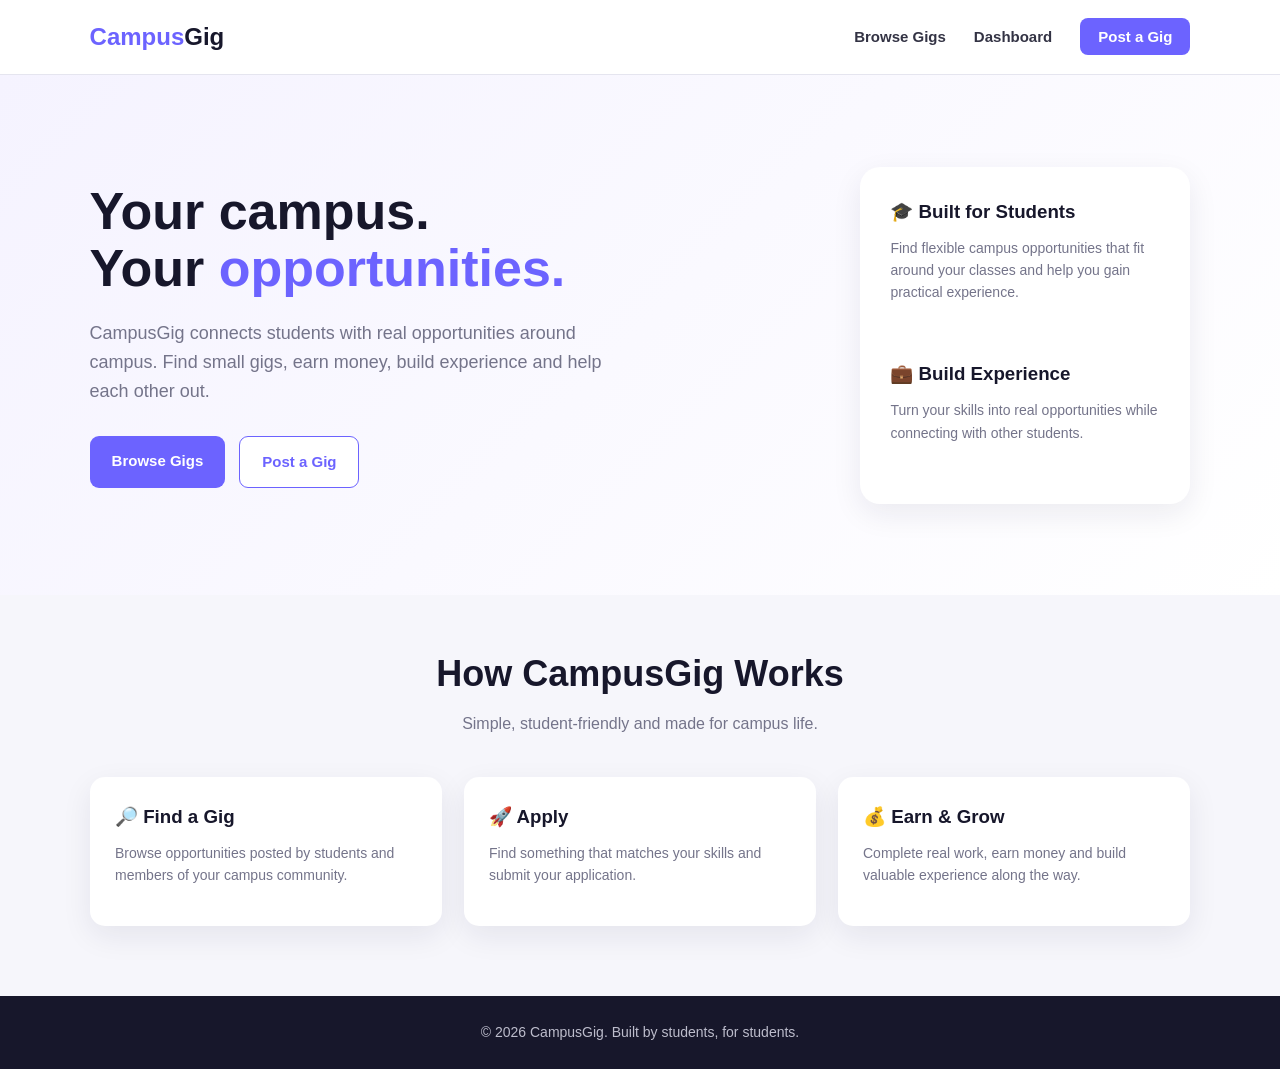
<file: src/main/webapp/index.html>
<!DOCTYPE html>
<html lang="en">
<head>
    <meta charset="UTF-8">
    <meta name="viewport" content="width=device-width, initial-scale=1.0">

    <title>CampusGig - Find. Work. Grow.</title>

    <link rel="stylesheet" href="css/style.css">
</head>

<body>

    <!-- Navigation -->
    <nav class="navbar">

        <a href="index.html" class="logo">
            Campus<span>Gig</span>
        </a>

        <ul class="nav-links">
            <li>
                <a href="browse-gigs.html">Browse Gigs</a>
            </li>

            <li>
                <a href="dashboard.html">Dashboard</a>
            </li>

            <li>
                <a href="post-gig.html" class="nav-button">
                    Post a Gig
                </a>
            </li>
        </ul>

    </nav>


    <!-- Hero -->
    <main>

        <section class="hero">

            <div class="hero-content">

                <h1>
                    Your campus.
                    <br>
                    Your <span>opportunities.</span>
                </h1>

                <p>
                    CampusGig connects students with real opportunities
                    around campus. Find small gigs, earn money, build
                    experience and help each other out.
                </p>

                <div class="hero-buttons">

                    <a href="browse-gigs.html" class="btn btn-primary">
                        Browse Gigs
                    </a>

                    <a href="post-gig.html" class="btn btn-secondary">
                        Post a Gig
                    </a>

                </div>

            </div>


            <div class="hero-card">

                <h3>🎓 Built for Students</h3>

                <p>
                    Find flexible campus opportunities that fit around
                    your classes and help you gain practical experience.
                </p>

                <br>

                <h3>💼 Build Experience</h3>

                <p>
                    Turn your skills into real opportunities while
                    connecting with other students.
                </p>

            </div>

        </section>


        <!-- How it works -->

        <section class="container">

            <div class="page-title">

                <h1>How CampusGig Works</h1>

                <p>
                    Simple, student-friendly and made for campus life.
                </p>

            </div>


            <div class="gig-grid">

                <div class="gig-card">

                    <h3>🔎 Find a Gig</h3>

                    <p>
                        Browse opportunities posted by students and
                        members of your campus community.
                    </p>

                </div>


                <div class="gig-card">

                    <h3>🚀 Apply</h3>

                    <p>
                        Find something that matches your skills and
                        submit your application.
                    </p>

                </div>


                <div class="gig-card">

                    <h3>💰 Earn & Grow</h3>

                    <p>
                        Complete real work, earn money and build
                        valuable experience along the way.
                    </p>

                </div>

            </div>

        </section>

    </main>


    <!-- Footer -->

    <footer class="footer">

        <p>
            © 2026 CampusGig. Built by students, for students.
        </p>

    </footer>

</body>
</html>
</file>
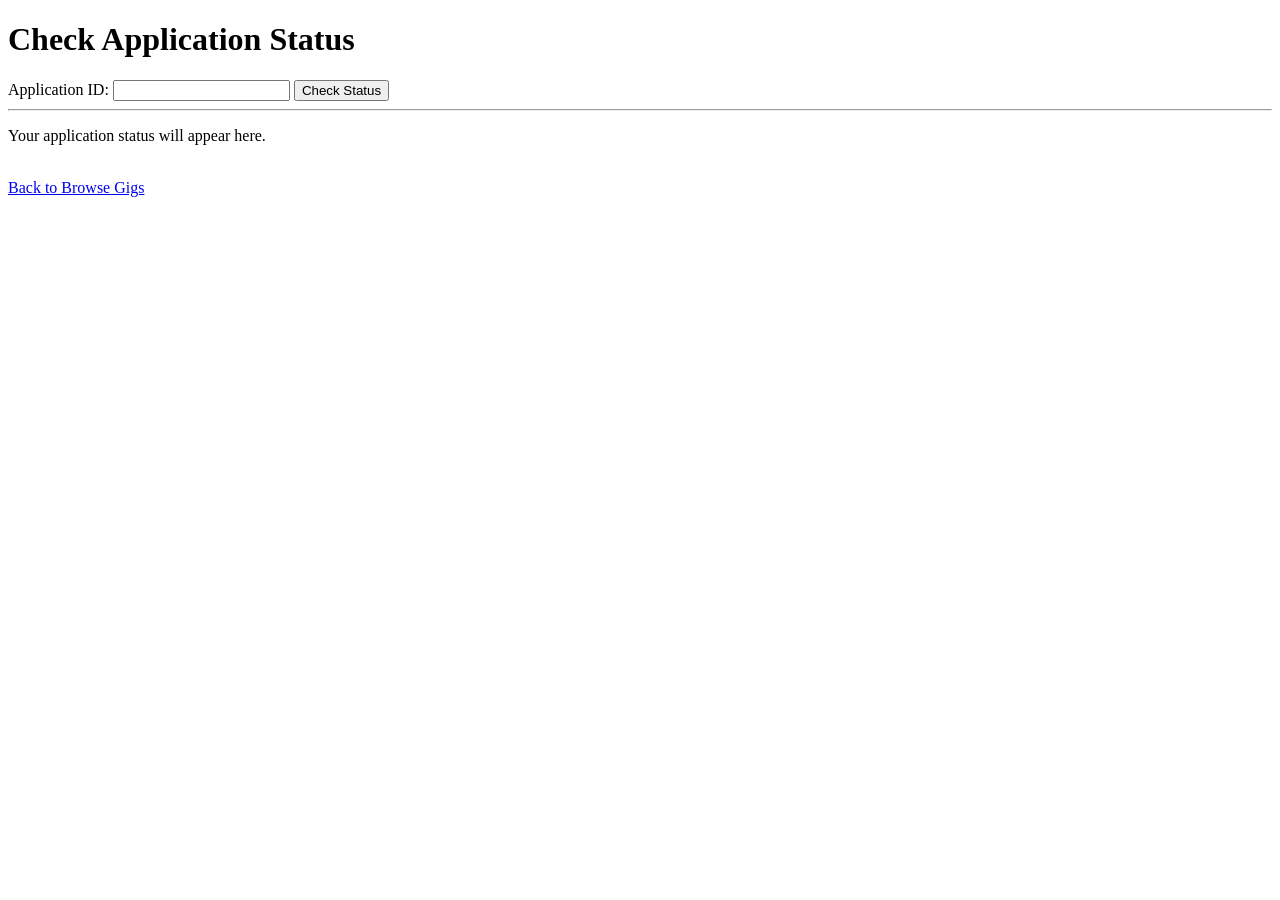
<file: src/main/webapp/application-status.html>
<!DOCTYPE html>
<html lang="en">
<head>
    <meta charset="UTF-8">
    <meta name="viewport" content="width=device-width, initial-scale=1.0">
    <title>Application Status - CampusGig</title>
</head>
<body>

    <h1>Check Application Status</h1>

    <form action="application-status" method="get">

        <label for="applicationId">Application ID:</label>
        <input type="number" id="applicationId" name="applicationId" min="1" required>

        <button type="submit">Check Status</button>

    </form>

    <hr>

    <div id="status-result">
        <p>Your application status will appear here.</p>
    </div>

    <br>

    <a href="browse-gigs.html">Back to Browse Gigs</a>

</body>
</html>
</file>
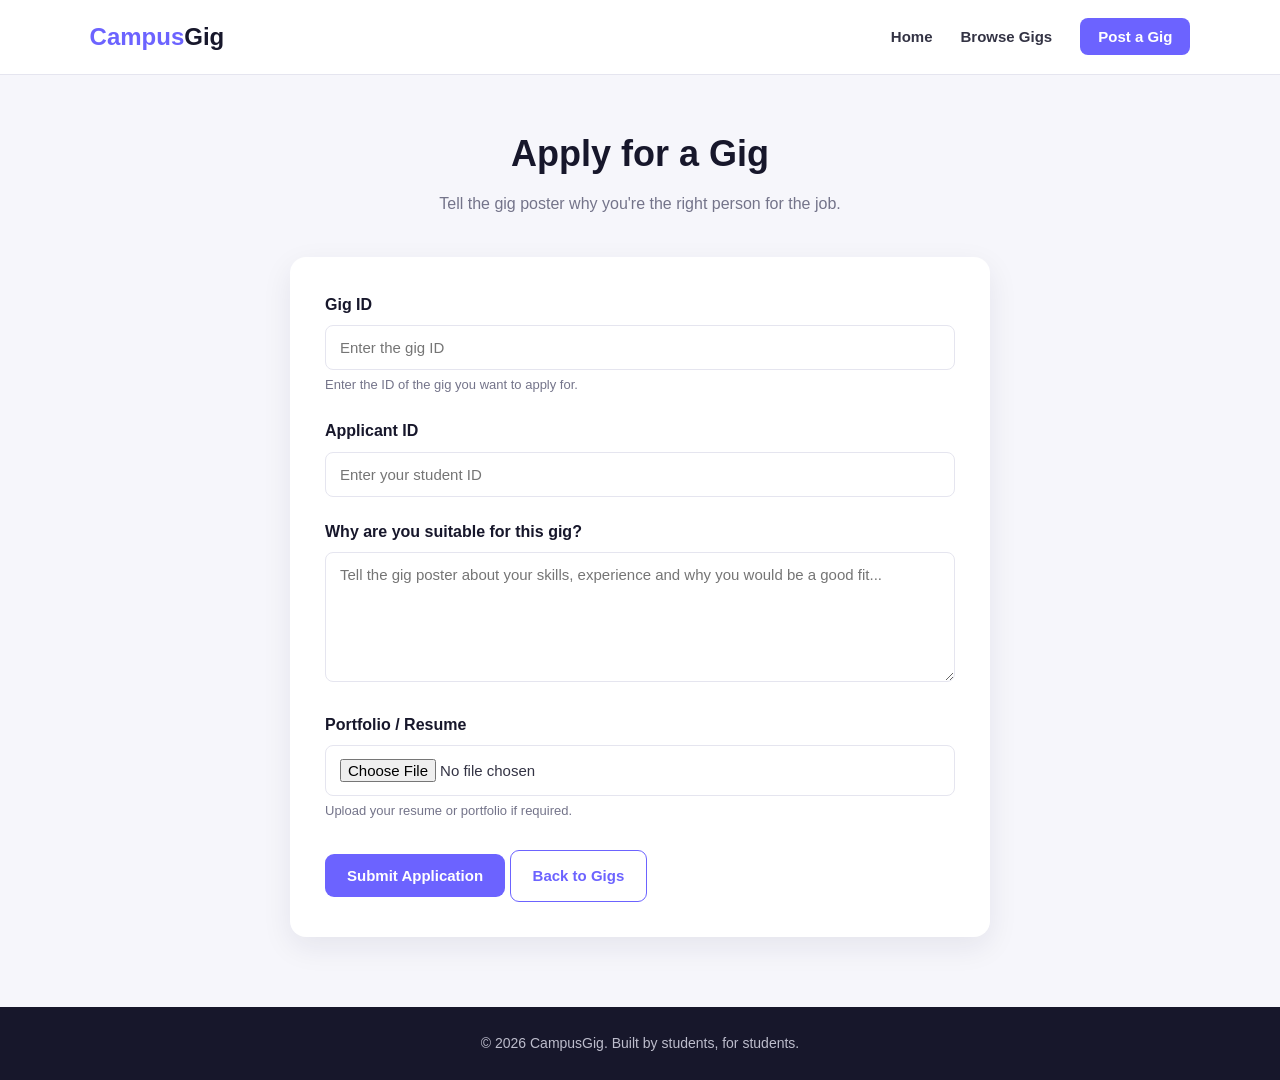
<file: src/main/webapp/apply-gig.html>
<!DOCTYPE html>
<html lang="en">
<head>
    <meta charset="UTF-8">
    <meta name="viewport" content="width=device-width, initial-scale=1.0">

    <title>Apply for Gig - CampusGig</title>

    <link rel="stylesheet" href="css/style.css">
</head>

<body>

    <!-- Navigation -->
    <nav class="navbar">

        <a href="index.html" class="logo">
            Campus<span>Gig</span>
        </a>

        <ul class="nav-links">

            <li>
                <a href="index.html">Home</a>
            </li>

            <li>
                <a href="browse-gigs.html">Browse Gigs</a>
            </li>

            <li>
                <a href="post-gig.html" class="nav-button">
                    Post a Gig
                </a>
            </li>

        </ul>

    </nav>


    <!-- Main Content -->
    <main class="container">

        <div class="page-title">

            <h1>Apply for a Gig</h1>

            <p>
                Tell the gig poster why you're the right person for the job.
            </p>

        </div>


        <div class="form-card">

            <!-- IMPORTANT: Backend connection preserved -->
            <form
                action="apply-gig"
                method="post"
                enctype="multipart/form-data"
            >

                <div class="form-group">

                    <label for="gigId">
                        Gig ID
                    </label>

                    <input
                        type="number"
                        id="gigId"
                        name="gigId"
                        min="1"
                        placeholder="Enter the gig ID"
                        required
                    >

                    <p class="form-help">
                        Enter the ID of the gig you want to apply for.
                    </p>

                </div>


                <div class="form-group">

                    <label for="applicantId">
                        Applicant ID
                    </label>

                    <input
                        type="number"
                        id="applicantId"
                        name="applicantId"
                        min="1"
                        placeholder="Enter your student ID"
                        required
                    >

                </div>


                <div class="form-group">

                    <label for="pitchText">
                        Why are you suitable for this gig?
                    </label>

                    <textarea
                        id="pitchText"
                        name="pitchText"
                        rows="6"
                        placeholder="Tell the gig poster about your skills, experience and why you would be a good fit..."
                        required
                    ></textarea>

                </div>


                <div class="form-group">

                    <label for="portfolio">
                        Portfolio / Resume
                    </label>

                    <input
                        type="file"
                        id="portfolio"
                        name="portfolio"
                    >

                    <p class="form-help">
                        Upload your resume or portfolio if required.
                    </p>

                </div>


                <div class="form-actions">

                    <button
                        type="submit"
                        class="btn btn-primary"
                    >
                        Submit Application
                    </button>

                    <a
                        href="browse-gigs.html"
                        class="btn btn-secondary"
                    >
                        Back to Gigs
                    </a>

                </div>

            </form>

        </div>

    </main>


    <!-- Footer -->
    <footer class="footer">

        <p>
            © 2026 CampusGig. Built by students, for students.
        </p>

    </footer>

    <script>
        const urlParams = new URLSearchParams(window.location.search);
        const gigId = urlParams.get('gigId');
        if (gigId) {
            const gigInput = document.getElementById('gigId');
            if (gigInput) {
                gigInput.value = gigId;
            }
        }
    </script>
</body>
</html>
</file>
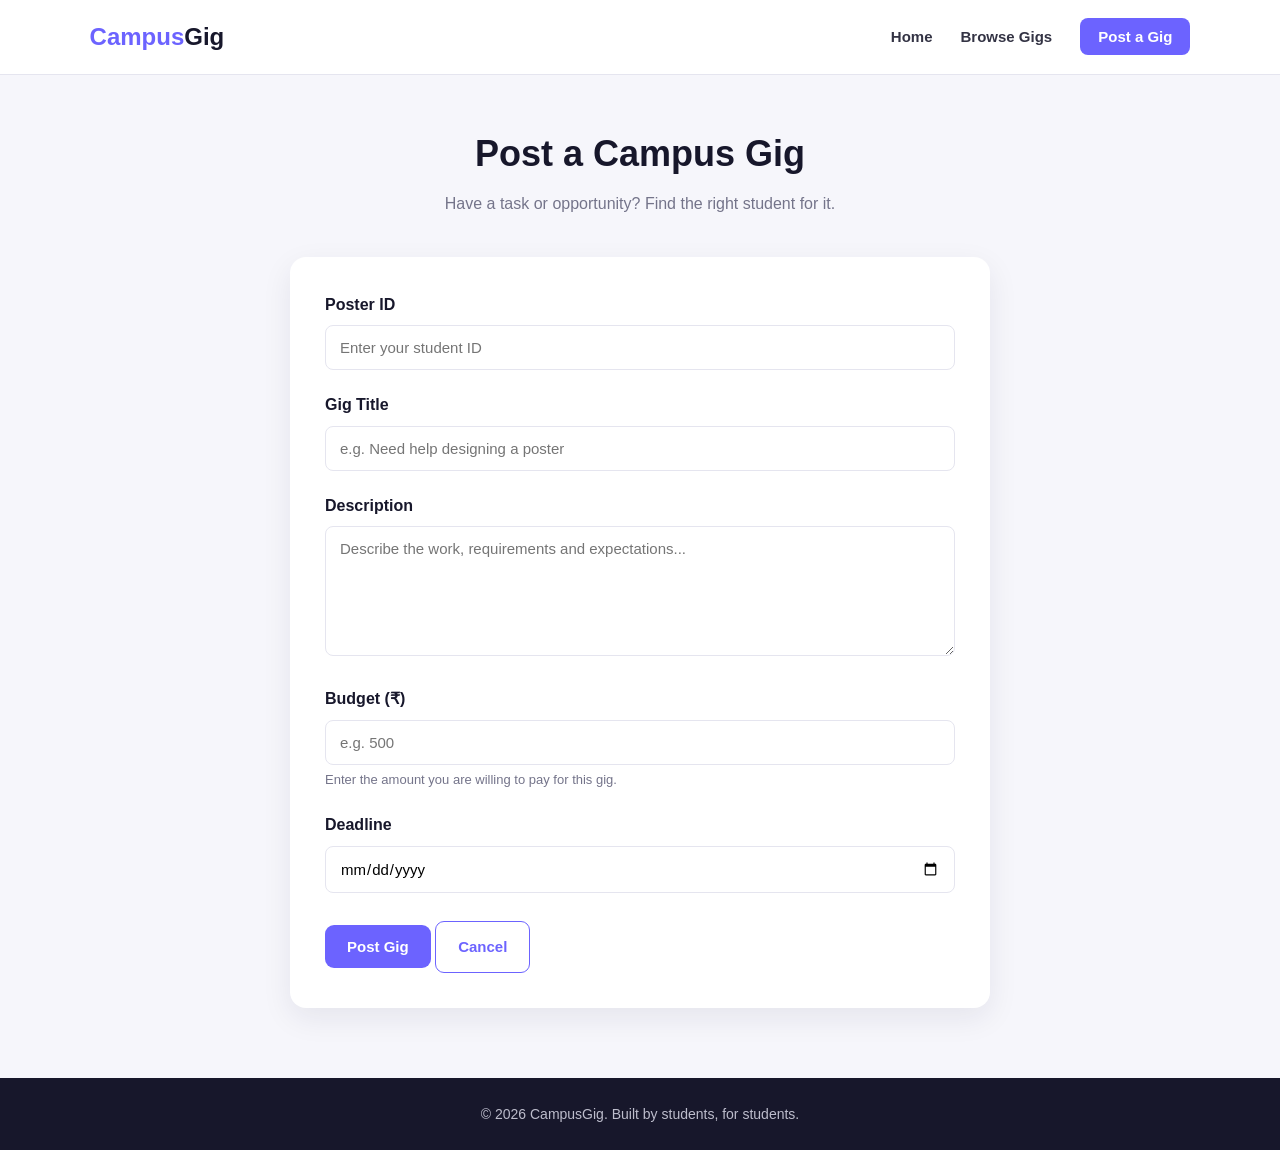
<file: src/main/webapp/post-gig.html>
<!DOCTYPE html>
<html lang="en">
<head>
    <meta charset="UTF-8">
    <meta name="viewport" content="width=device-width, initial-scale=1.0">

    <title>Post a Gig - CampusGig</title>

    <link rel="stylesheet" href="css/style.css">
</head>

<body>

    <!-- Navigation -->
    <nav class="navbar">

        <a href="index.html" class="logo">
            Campus<span>Gig</span>
        </a>

        <ul class="nav-links">
            <li>
                <a href="index.html">Home</a>
            </li>

            <li>
                <a href="browse-gigs.html">Browse Gigs</a>
            </li>

            <li>
                <a href="post-gig.html" class="nav-button">
                    Post a Gig
                </a>
            </li>
        </ul>

    </nav>


    <!-- Main Content -->
    <main class="container">

        <div class="page-title">

            <h1>Post a Campus Gig</h1>

            <p>
                Have a task or opportunity? Find the right student for it.
            </p>

        </div>


        <div class="form-card">

            <!-- IMPORTANT: Backend connection preserved -->
            <form action="post-gig" method="post">

                <div class="form-group">

                    <label for="posterId">
                        Poster ID
                    </label>

                    <input
                        type="number"
                        id="posterId"
                        name="posterId"
                        placeholder="Enter your student ID"
                        required
                    >

                </div>


                <div class="form-group">

                    <label for="title">
                        Gig Title
                    </label>

                    <input
                        type="text"
                        id="title"
                        name="title"
                        placeholder="e.g. Need help designing a poster"
                        required
                    >

                </div>


                <div class="form-group">

                    <label for="description">
                        Description
                    </label>

                    <textarea
                        id="description"
                        name="description"
                        placeholder="Describe the work, requirements and expectations..."
                        required
                    ></textarea>

                </div>


                <div class="form-group">

                    <label for="budget">
                        Budget (₹)
                    </label>

                    <input
                        type="number"
                        id="budget"
                        name="budget"
                        placeholder="e.g. 500"
                        step="0.01"
                        min="0.01"
                        required
                    >

                    <p class="form-help">
                        Enter the amount you are willing to pay for this gig.
                    </p>

                </div>


                <div class="form-group">

                    <label for="deadline">
                        Deadline
                    </label>

                    <input
                        type="date"
                        id="deadline"
                        name="deadline"
                        required
                    >

                </div>


                <div class="form-actions">

                    <button
                        type="submit"
                        class="btn btn-primary"
                    >
                        Post Gig
                    </button>

                    <a
                        href="browse-gigs.html"
                        class="btn btn-secondary"
                    >
                        Cancel
                    </a>

                </div>

            </form>

        </div>

    </main>


    <!-- Footer -->
    <footer class="footer">

        <p>
            © 2026 CampusGig. Built by students, for students.
        </p>

    </footer>

</body>
</html>
</file>
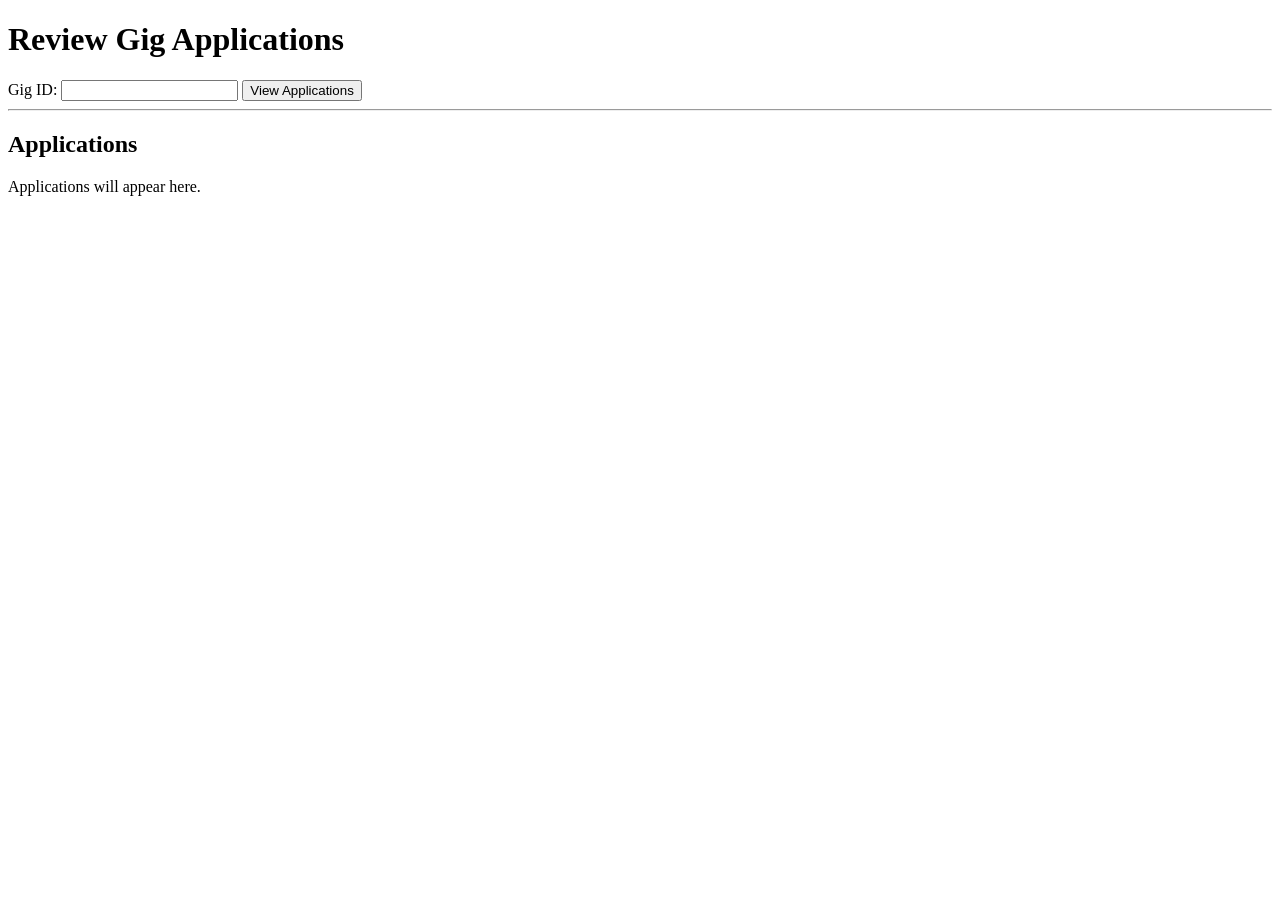
<file: src/main/webapp/review-applications.html>
<!DOCTYPE html>
<html lang="en">
<head>
    <meta charset="UTF-8">
    <meta name="viewport" content="width=device-width, initial-scale=1.0">
    <title>Review Applications - CampusGig</title>
</head>
<body>
    <h1>Review Gig Applications</h1>

    <form action="review-applications" method="get">

        <label for="gigId">Gig ID:</label>
        <input type="number" id="gigId" name="gigId" min="1" required>

        <button type="submit">View Applications</button>

    </form>

    <hr>

    <h2>Applications</h2>

    <div id="application-list">
        <p>Applications will appear here.</p>
    </div>

</body>
</html>
</file>
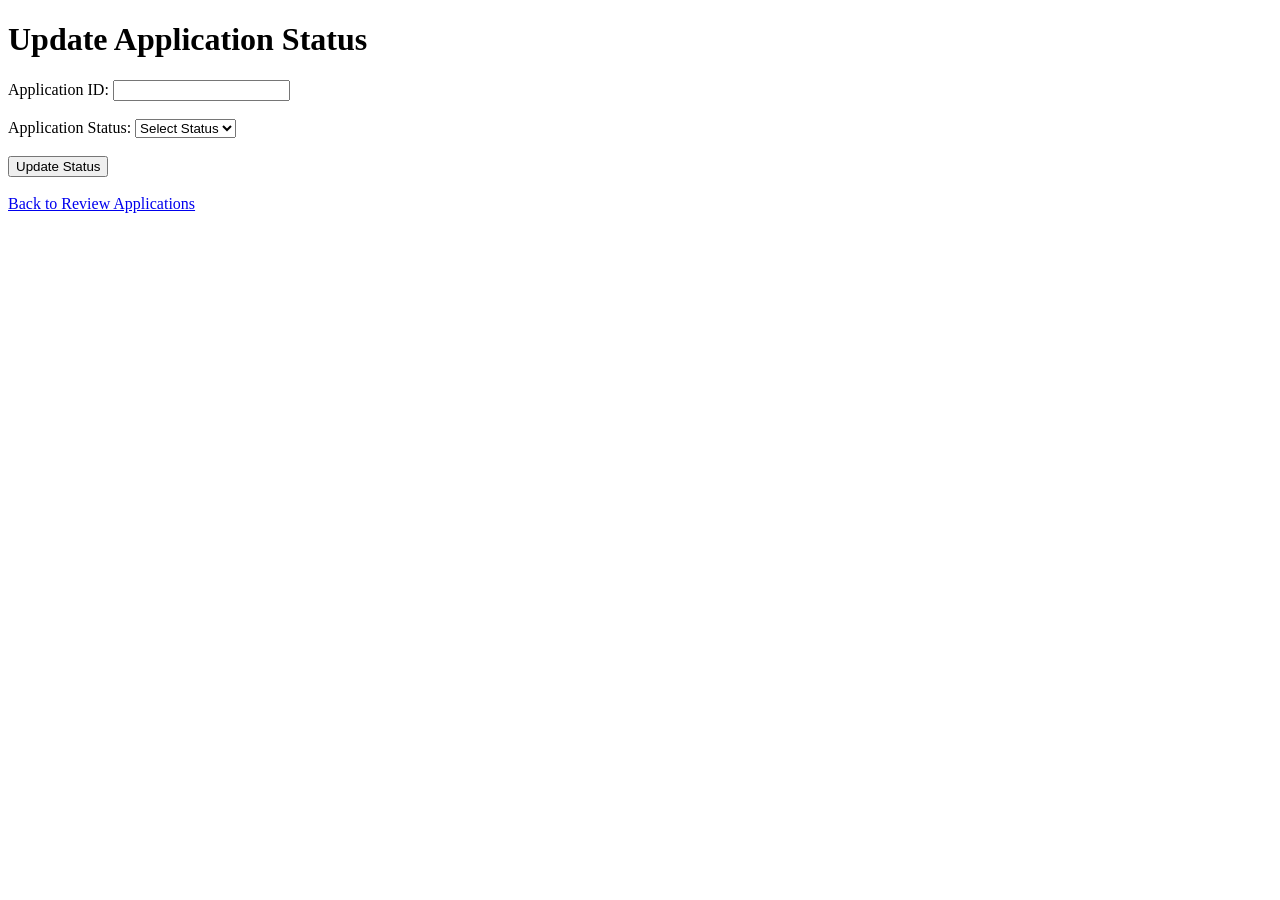
<file: src/main/webapp/update-application.html>
<!DOCTYPE html>
<html lang="en">
<head>
    <meta charset="UTF-8">
    <meta name="viewport" content="width=device-width, initial-scale=1.0">
    <title>Update Application - CampusGig</title>
</head>
<body>
    <h1>Update Application Status</h1>

    <form action="update-application" method="post">

        <label for="applicationId">Application ID:</label>
        <input type="number" id="applicationId" name="applicationId" min="1" required>
        <br><br>

        <label for="status">Application Status:</label>
        <select id="status" name="status" required>
            <option value="">Select Status</option>
            <option value="HIRED">Hire</option>
            <option value="REJECTED">Reject</option>
        </select>
        <br><br>

        <button type="submit">Update Status</button>

    </form>

    <br>

    <a href="review-applications.html">Back to Review Applications</a>

</body>
</html>
</file>
<file: src/main/webapp/css/style.css>
/* =========================
   CampusGig - Main Styles
   ========================= */

* {
    margin: 0;
    padding: 0;
    box-sizing: border-box;
}

:root {
    --primary: #6c63ff;
    --primary-dark: #5148d9;
    --dark: #17172b;
    --text: #333344;
    --muted: #74748a;
    --light: #f6f6fb;
    --white: #ffffff;
    --border: #e5e5ef;
    --success: #28a745;
    --danger: #dc3545;
    --shadow: 0 10px 30px rgba(30, 30, 60, 0.08);
}

body {
    font-family: Arial, Helvetica, sans-serif;
    background: var(--light);
    color: var(--text);
    line-height: 1.6;
}

/* =========================
   Navbar
   ========================= */

.navbar {
    background: var(--white);
    border-bottom: 1px solid var(--border);
    padding: 18px 7%;
    display: flex;
    align-items: center;
    justify-content: space-between;
    position: sticky;
    top: 0;
    z-index: 1000;
}

.logo {
    font-size: 24px;
    font-weight: 800;
    color: var(--primary);
    text-decoration: none;
}

.logo span {
    color: var(--dark);
}

.nav-links {
    display: flex;
    align-items: center;
    gap: 28px;
    list-style: none;
}

.nav-links a {
    color: var(--text);
    text-decoration: none;
    font-size: 15px;
    font-weight: 600;
    transition: 0.2s ease;
}

.nav-links a:hover {
    color: var(--primary);
}

.nav-button {
    background: var(--primary);
    color: white !important;
    padding: 10px 18px;
    border-radius: 8px;
}

.nav-button:hover {
    background: var(--primary-dark);
}

/* =========================
   Page Container
   ========================= */

.container {
    width: 86%;
    max-width: 1100px;
    margin: 50px auto;
}

/* =========================
   Hero Section
   ========================= */

.hero {
    min-height: 520px;
    display: flex;
    align-items: center;
    justify-content: space-between;
    gap: 50px;
    padding: 70px 7%;
    background: linear-gradient(135deg, #f5f3ff, #ffffff);
}

.hero-content {
    max-width: 600px;
}

.hero h1 {
    font-size: 52px;
    line-height: 1.1;
    color: var(--dark);
    margin-bottom: 22px;
}

.hero h1 span {
    color: var(--primary);
}

.hero p {
    font-size: 18px;
    color: var(--muted);
    margin-bottom: 30px;
    max-width: 520px;
}

.hero-buttons {
    display: flex;
    gap: 14px;
    flex-wrap: wrap;
}

.hero-card {
    background: var(--white);
    width: 330px;
    padding: 30px;
    border-radius: 20px;
    box-shadow: var(--shadow);
}

.hero-card h3 {
    color: var(--dark);
    margin-bottom: 10px;
}

.hero-card p {
    font-size: 14px;
}

/* =========================
   Buttons
   ========================= */

.btn {
    display: inline-block;
    border: none;
    cursor: pointer;
    text-decoration: none;
    font-size: 15px;
    font-weight: 700;
    padding: 13px 22px;
    border-radius: 9px;
    transition: 0.2s ease;
}

.btn-primary {
    background: var(--primary);
    color: white;
}

.btn-primary:hover {
    background: var(--primary-dark);
    transform: translateY(-1px);
}

.btn-secondary {
    background: white;
    color: var(--primary);
    border: 1px solid var(--primary);
}

.btn-secondary:hover {
    background: #f0efff;
}

.btn-danger {
    background: var(--danger);
    color: white;
}

/* =========================
   Headings
   ========================= */

.page-title {
    text-align: center;
    margin-bottom: 40px;
}

.page-title h1 {
    color: var(--dark);
    font-size: 36px;
    margin-bottom: 8px;
}

.page-title p {
    color: var(--muted);
}

/* =========================
   Forms
   ========================= */

.form-card {
    background: var(--white);
    max-width: 700px;
    margin: 0 auto;
    padding: 35px;
    border-radius: 16px;
    box-shadow: var(--shadow);
}

.form-group {
    margin-bottom: 22px;
}

.form-group label {
    display: block;
    font-weight: 700;
    margin-bottom: 8px;
    color: var(--dark);
}

.form-group input,
.form-group textarea,
.form-group select {
    width: 100%;
    padding: 13px 14px;
    border: 1px solid var(--border);
    border-radius: 8px;
    font-size: 15px;
    font-family: inherit;
    outline: none;
    transition: 0.2s ease;
    background: white;
}

.form-group input:focus,
.form-group textarea:focus,
.form-group select:focus {
    border-color: var(--primary);
    box-shadow: 0 0 0 3px rgba(108, 99, 255, 0.1);
}

.form-group textarea {
    min-height: 130px;
    resize: vertical;
}

.form-help {
    color: var(--muted);
    font-size: 13px;
    margin-top: 5px;
}

.form-actions {
    margin-top: 28px;
}

/* =========================
   Search
   ========================= */

.search-box {
    background: var(--white);
    padding: 20px;
    border-radius: 14px;
    box-shadow: var(--shadow);
    margin-bottom: 30px;
}

.search-form {
    display: flex;
    gap: 12px;
}

.search-form input {
    flex: 1;
    padding: 13px 15px;
    border: 1px solid var(--border);
    border-radius: 8px;
    font-size: 15px;
    outline: none;
}

.search-form input:focus {
    border-color: var(--primary);
}

/* =========================
   Gig Cards
   ========================= */

.gig-grid {
    display: grid;
    grid-template-columns: repeat(auto-fit, minmax(280px, 1fr));
    gap: 22px;
}

.gig-card {
    background: var(--white);
    padding: 25px;
    border-radius: 15px;
    box-shadow: var(--shadow);
    transition: 0.2s ease;
}

.gig-card:hover {
    transform: translateY(-4px);
}

.gig-card h3 {
    color: var(--dark);
    margin-bottom: 10px;
}

.gig-card p {
    color: var(--muted);
    font-size: 14px;
    margin-bottom: 15px;
}

.gig-info {
    display: flex;
    justify-content: space-between;
    gap: 10px;
    margin: 15px 0;
    font-size: 14px;
}

.gig-budget {
    color: var(--success);
    font-weight: 700;
}

.gig-deadline {
    color: var(--muted);
}

/* =========================
   Empty State
   ========================= */

.empty-state {
    background: white;
    padding: 45px;
    border-radius: 15px;
    text-align: center;
    box-shadow: var(--shadow);
}

.empty-state h3 {
    margin-bottom: 8px;
    color: var(--dark);
}

.empty-state p {
    color: var(--muted);
}

/* =========================
   Footer
   ========================= */

.footer {
    background: var(--dark);
    color: white;
    text-align: center;
    padding: 25px;
    margin-top: 70px;
}

.footer p {
    color: #bdbdcc;
    font-size: 14px;
}

/* =========================
   Responsive Design
   ========================= */

@media (max-width: 768px) {

    .navbar {
        padding: 15px 5%;
    }

    .nav-links {
        gap: 12px;
    }

    .nav-links a {
        font-size: 13px;
    }

    .hero {
        flex-direction: column;
        align-items: flex-start;
        padding: 55px 7%;
    }

    .hero h1 {
        font-size: 40px;
    }

    .hero-card {
        width: 100%;
    }

    .container {
        width: 90%;
    }

    .form-card {
        padding: 25px;
    }

    .search-form {
        flex-direction: column;
    }

    .search-form .btn {
        width: 100%;
    }
}

/* =========================
   Status / Confirmation Card
   ========================= */

.status-card {
    background: var(--white);
    max-width: 620px;
    margin: 40px auto;
    padding: 42px 36px;
    border-radius: 20px;
    box-shadow: var(--shadow);
    text-align: center;
}

.status-icon {
    width: 68px;
    height: 68px;
    border-radius: 50%;
    display: inline-flex;
    align-items: center;
    justify-content: center;
    margin-bottom: 22px;
}

.status-icon svg {
    width: 34px;
    height: 34px;
}

.status-icon-success {
    background: #eefbf1;
    color: #22c55e;
}

.status-icon-danger {
    background: #fef2f2;
    color: #ef4444;
}

.status-title {
    font-size: 28px;
    font-weight: 800;
    color: var(--dark);
    margin-bottom: 10px;
}

.status-subtitle {
    font-size: 15px;
    color: var(--muted);
    margin-bottom: 28px;
}

.status-details {
    background: #fafafe;
    border: 1px solid var(--border);
    border-radius: 14px;
    padding: 20px 24px;
    text-align: left;
    margin-bottom: 30px;
}

.status-details-row {
    display: flex;
    justify-content: space-between;
    align-items: center;
    padding: 11px 0;
    border-bottom: 1px solid #f0f0f8;
    font-size: 14px;
}

.status-details-row:last-child {
    border-bottom: none;
    padding-bottom: 0;
}

.status-details-row:first-child {
    padding-top: 0;
}

.status-details-label {
    color: var(--muted);
    font-weight: 600;
}

.status-details-value {
    color: var(--dark);
    font-weight: 700;
    text-align: right;
    word-break: break-word;
}

.status-badge {
    display: inline-flex;
    align-items: center;
    padding: 4px 12px;
    border-radius: 20px;
    font-size: 13px;
    font-weight: 700;
}

.status-badge-open {
    background: #ecfdf5;
    color: #059669;
}

.status-error-box {
    background: #fef2f2;
    border: 1px solid #fecaca;
    border-radius: 12px;
    padding: 18px 20px;
    color: #b91c1c;
    text-align: left;
    margin-bottom: 28px;
    font-size: 14px;
    line-height: 1.6;
}

.status-error-box p {
    margin: 4px 0;
}

.status-actions {
    display: flex;
    gap: 12px;
    justify-content: center;
    flex-wrap: wrap;
}
</file>
